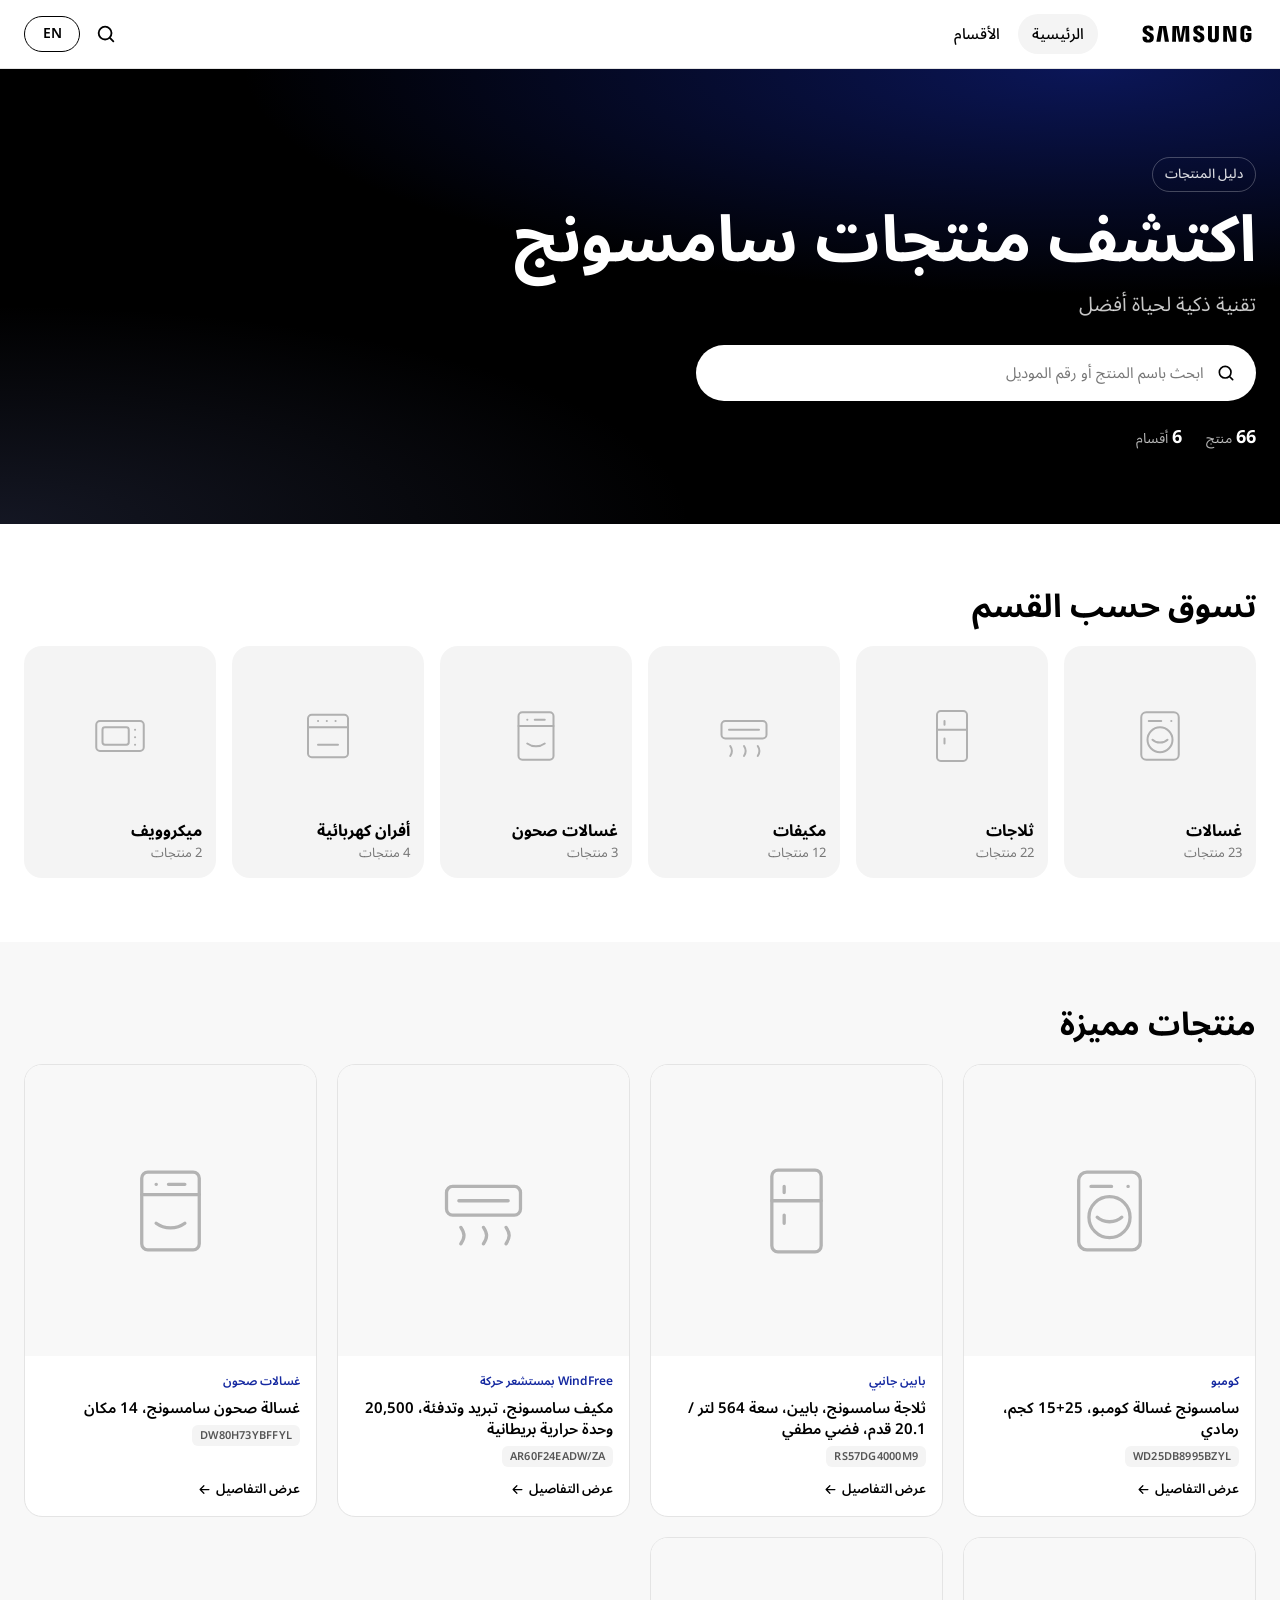
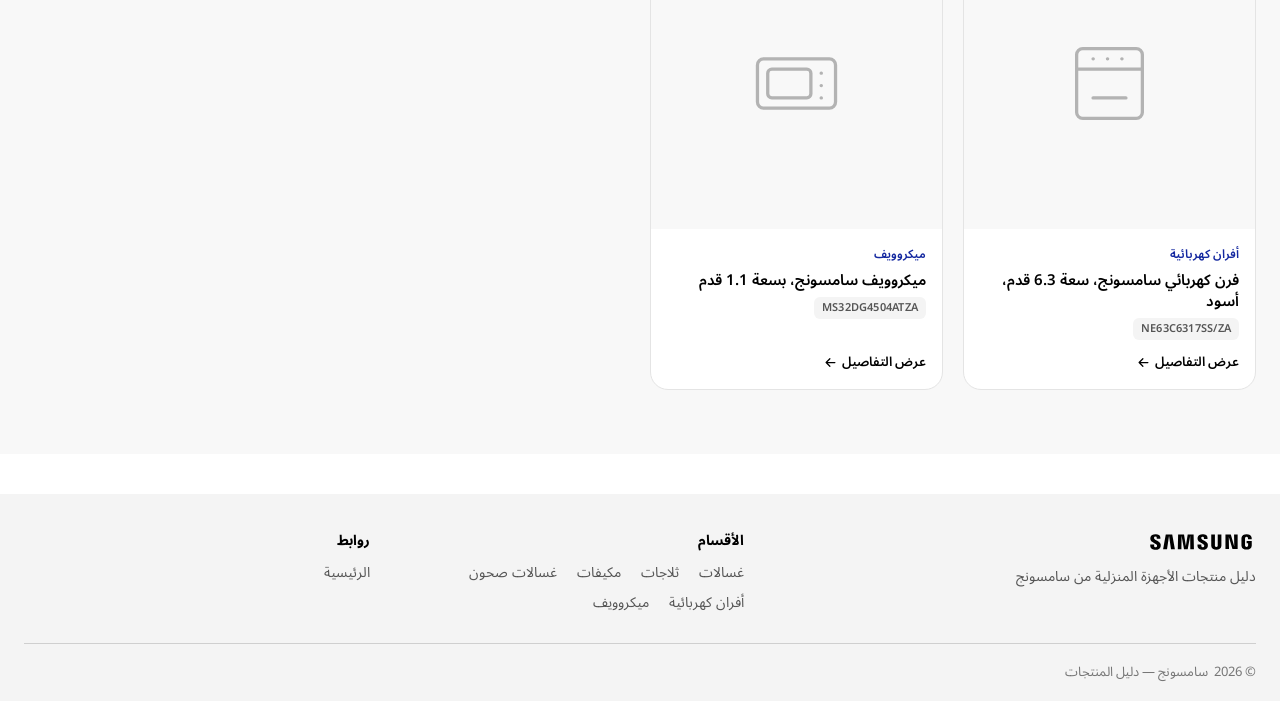
<file: index.html>
<!doctype html>
<html lang="ar" dir="rtl">
  <head>
    <meta charset="utf-8">
    <meta name="viewport" content="width=device-width, initial-scale=1, viewport-fit=cover">
    <meta name="theme-color" content="#000000">
    <title>سامسونج — دليل المنتجات</title>
    <link rel="icon" href="assets/favicon.svg" type="image/svg+xml">
    <link rel="stylesheet" href="assets/css/main.css">
  </head>
  <body data-page="home">
    <div id="site-header"></div>

    <main id="main">
      <section class="hero">
        <div class="container hero-inner">
          <span class="hero-eyebrow" data-ar="دليل المنتجات" data-en="Product Guide">دليل المنتجات</span>
          <h1 id="hero-title">اكتشف منتجات سامسونج</h1>
          <p id="hero-subtitle">تقنية ذكية لحياة أفضل</p>
          <button id="hero-search" class="hero-search" type="button" hidden>
            <svg class="ui-icon" viewBox="0 0 24 24" aria-hidden="true"><circle cx="11" cy="11" r="7"/><path d="m20 20-3.5-3.5"/></svg>
            <span data-ar="ابحث باسم المنتج أو رقم الموديل" data-en="Search by product name or model">ابحث باسم المنتج أو رقم الموديل</span>
          </button>
          <div id="hero-stats" class="hero-stats"></div>
        </div>
      </section>

      <section class="section" id="categories">
        <div class="container">
          <div class="section-head">
            <h2 data-ar="تسوق حسب القسم" data-en="Shop by category">تسوق حسب القسم</h2>
          </div>
          <div id="category-grid" class="category-grid" aria-live="polite"></div>
        </div>
      </section>

      <section class="section section-alt" id="featured-section" hidden>
        <div class="container">
          <div class="section-head">
            <h2 data-ar="منتجات مميزة" data-en="Featured products">منتجات مميزة</h2>
          </div>
          <div id="featured-grid" class="product-grid"></div>
        </div>
      </section>
    </main>

    <div id="site-footer"></div>

    <script src="assets/js/layout.js"></script>
    <script src="assets/js/lang.js"></script>
    <script src="assets/js/analytics.js"></script>
    <script src="assets/js/router.js"></script>
  </body>
</html>
</file>
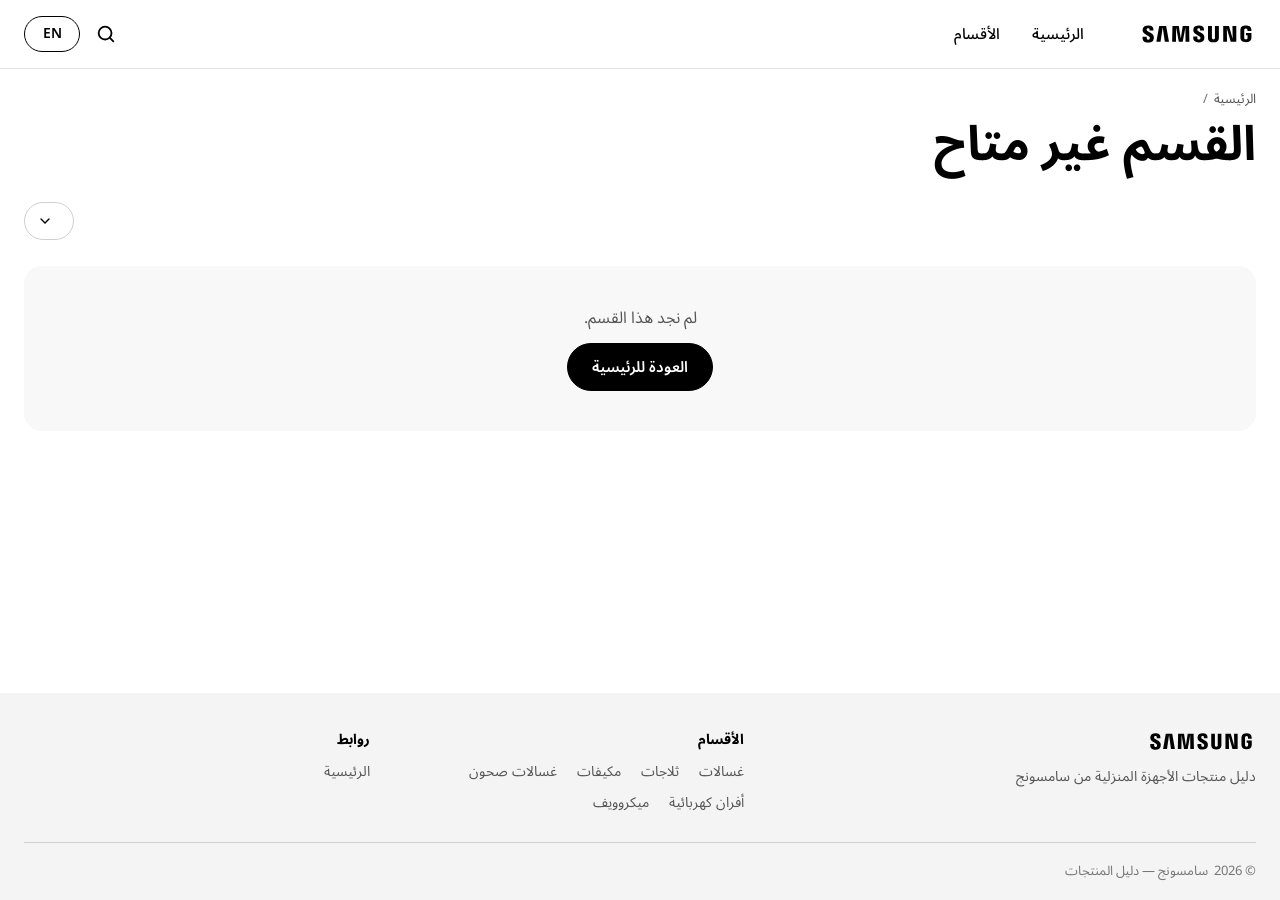
<file: category.html>
<!doctype html>
<html lang="ar" dir="rtl">
  <head>
    <meta charset="utf-8">
    <meta name="viewport" content="width=device-width, initial-scale=1, viewport-fit=cover">
    <meta name="theme-color" content="#000000">
    <title>القسم | Samsung</title>
    <link rel="icon" href="assets/favicon.svg" type="image/svg+xml">
    <link rel="stylesheet" href="assets/css/main.css">
  </head>
  <body data-page="category">
    <div id="site-header"></div>

    <main id="main" class="container page">
      <nav class="breadcrumb" aria-label="Breadcrumb">
        <a href="index.html" data-ar="الرئيسية" data-en="Home">الرئيسية</a>
        <span aria-hidden="true">/</span>
        <span id="category-crumb"></span>
      </nav>
      <div class="page-head">
        <h1 id="category-title" class="page-title">&nbsp;</h1>
        <p id="category-count" class="page-lead"></p>
      </div>
      <div id="category-toolbar" class="toolbar">
        <div id="subcategory-tabs" class="chip-scroller" aria-label="Subcategory filters"></div>
        <label class="sort-control">
          <span class="visually-hidden" data-ar="الترتيب" data-en="Sort">الترتيب</span>
          <select id="sort-select"></select>
        </label>
      </div>
      <section id="product-grid" class="product-grid" aria-live="polite"></section>
    </main>

    <div id="site-footer"></div>

    <script src="assets/js/layout.js"></script>
    <script src="assets/js/lang.js"></script>
    <script src="assets/js/analytics.js"></script>
    <script src="assets/js/router.js"></script>
  </body>
</html>
</file>
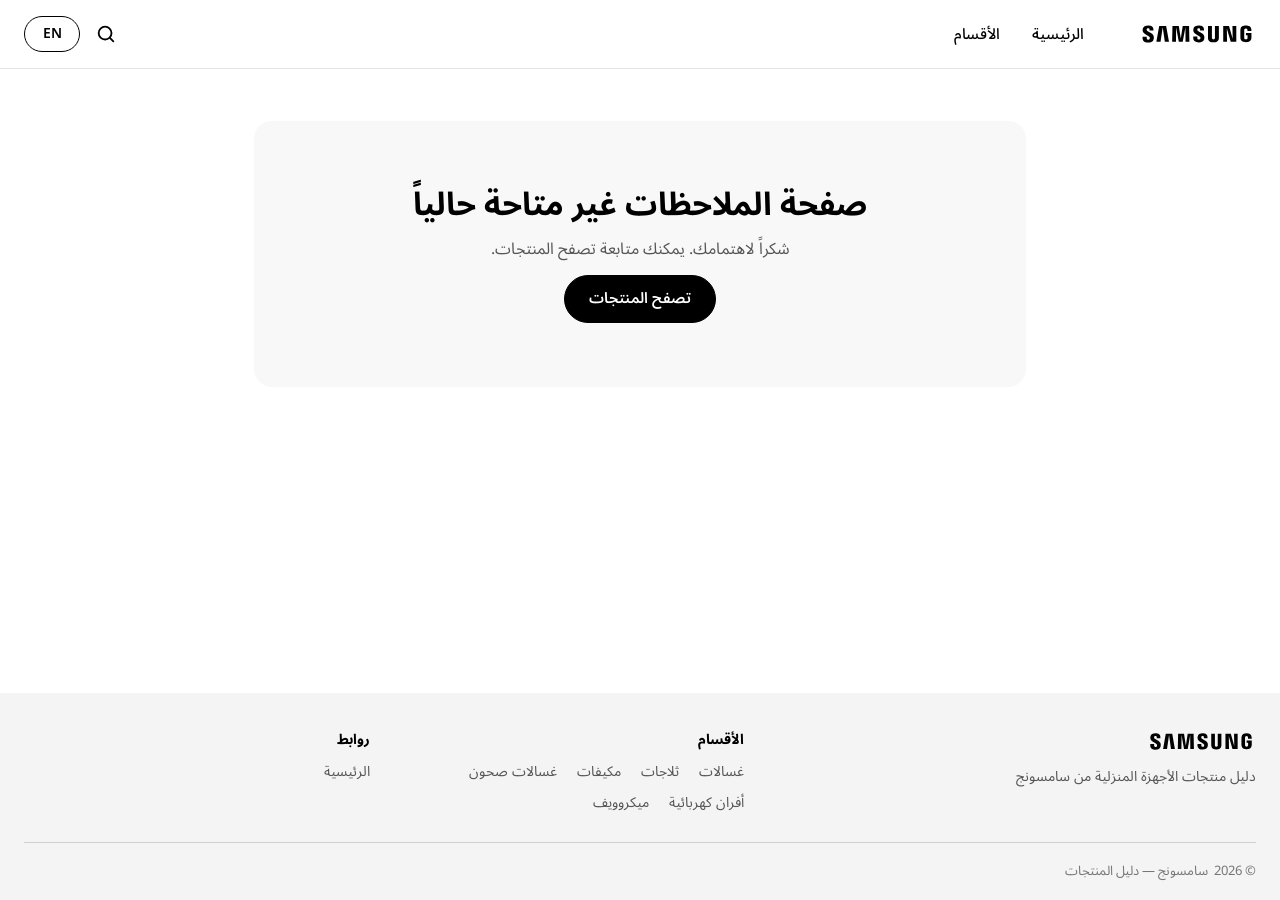
<file: feedback.html>
<!doctype html>
<html lang="ar" dir="rtl">
  <head>
    <meta charset="utf-8">
    <meta name="viewport" content="width=device-width, initial-scale=1, viewport-fit=cover">
    <meta name="theme-color" content="#000000">
    <title>آراؤكم تهمنا | Samsung</title>
    <link rel="icon" href="assets/favicon.svg" type="image/svg+xml">
    <link rel="stylesheet" href="assets/css/main.css">
  </head>
  <body data-page="feedback">
    <div id="site-header"></div>

    <main id="main" class="container page page-narrow">
      <div id="feedback-content"></div>
    </main>

    <div id="site-footer"></div>

    <script src="assets/js/layout.js"></script>
    <script src="assets/js/lang.js"></script>
    <script src="assets/js/analytics.js"></script>
    <script src="assets/js/router.js"></script>
  </body>
</html>
</file>
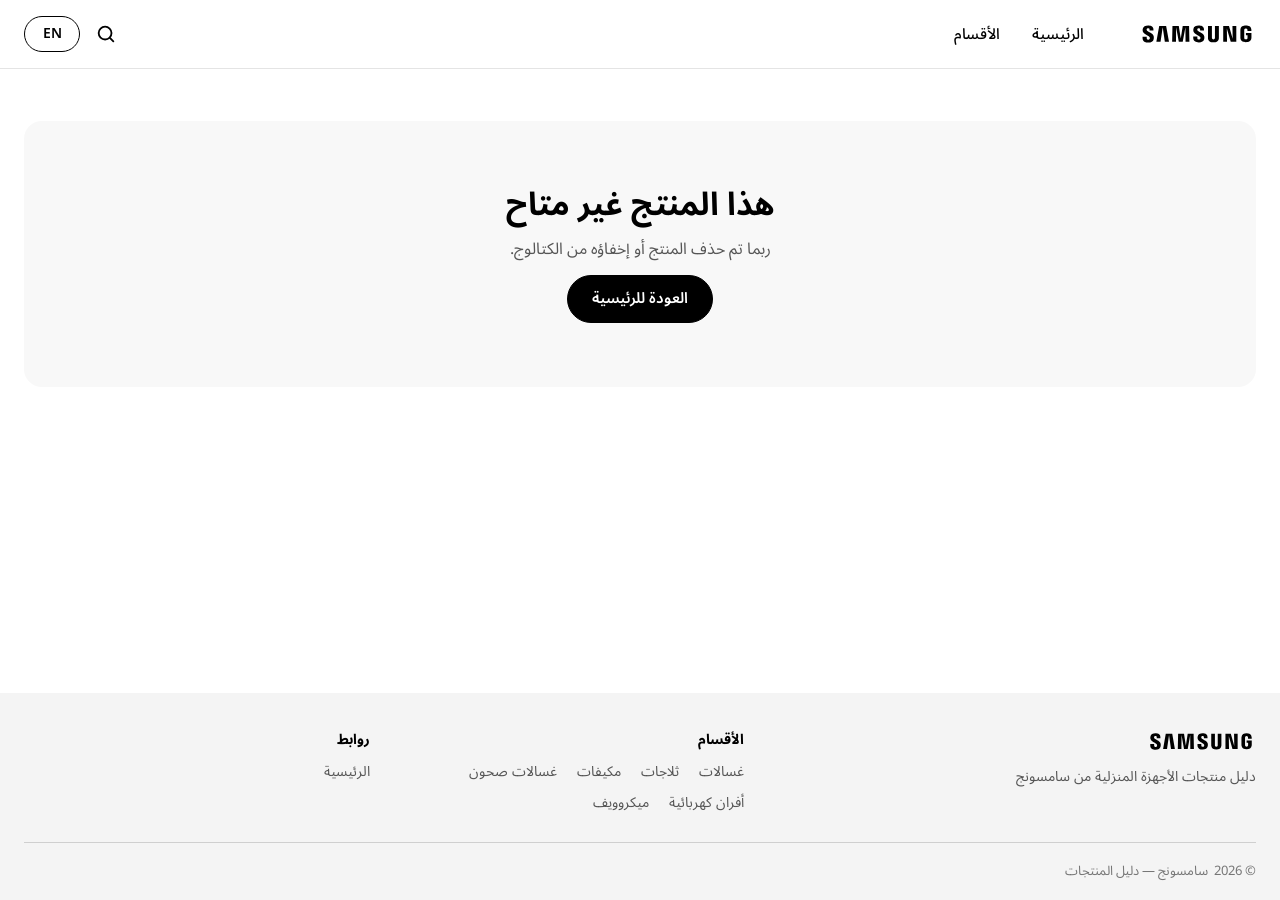
<file: product.html>
<!doctype html>
<html lang="ar" dir="rtl">
  <head>
    <meta charset="utf-8">
    <meta name="viewport" content="width=device-width, initial-scale=1, viewport-fit=cover">
    <meta name="theme-color" content="#000000">
    <title>المنتج | Samsung</title>
    <link rel="icon" href="assets/favicon.svg" type="image/svg+xml">
    <link rel="stylesheet" href="assets/css/main.css">
  </head>
  <body data-page="product">
    <div id="site-header"></div>

    <main id="main" class="container page">
      <div id="product-detail" aria-live="polite">
        <div class="product-hero is-skeleton"><div class="product-gallery"></div><div class="product-info"><span></span><span></span><span></span></div></div>
      </div>
    </main>
    <div id="product-actionbar" class="actionbar" hidden></div>

    <div id="site-footer"></div>

    <script src="assets/js/layout.js"></script>
    <script src="assets/js/lang.js"></script>
    <script src="assets/js/analytics.js"></script>
    <script src="assets/js/router.js"></script>
  </body>
</html>
</file>
<file: assets/css/main.css>
@import url("https://fonts.googleapis.com/css2?family=Noto+Sans+Arabic:wght@400;500;600;700;800&family=Outfit:wght@400;500;600;700;800&display=swap");

:root {
  --ink: #000000;
  --ink-2: #1d1d1f;
  --text-2: #555555;
  --text-3: #767676;
  --bg: #ffffff;
  --bg-soft: #f4f4f4;
  --bg-softer: #f8f8f8;
  --line: #e4e4e4;
  --line-strong: #cfcfcf;
  --brand: #1428a0;
  --brand-soft: #eef1fb;
  --success: #0a7c42;
  --danger: #c4221a;
  --radius-lg: 24px;
  --radius: 18px;
  --radius-sm: 12px;
  --shadow: 0 1px 2px rgba(0, 0, 0, 0.04), 0 6px 24px rgba(0, 0, 0, 0.06);
  --shadow-lg: 0 12px 40px rgba(0, 0, 0, 0.14);
  --ease: cubic-bezier(0.2, 0.7, 0.2, 1);
  --container: 1280px;
  --gutter: 16px;
  --header-h: 60px;
}

*,
*::before,
*::after {
  box-sizing: border-box;
}

html {
  -webkit-text-size-adjust: 100%;
  scroll-behavior: smooth;
  scroll-padding-top: calc(var(--header-h) + 12px);
}

body {
  margin: 0;
  min-height: 100vh;
  display: flex;
  flex-direction: column;
  background: var(--bg);
  color: var(--ink);
  font-family: "Outfit", "Noto Sans Arabic", system-ui, -apple-system, "Segoe UI", sans-serif;
  font-size: 16px;
  line-height: 1.6;
  -webkit-font-smoothing: antialiased;
  overflow-wrap: break-word;
}

html[lang="ar"] body {
  font-family: "Noto Sans Arabic", "Outfit", system-ui, sans-serif;
}

body.no-scroll {
  overflow: hidden;
}

main {
  flex: 1;
}

img {
  display: block;
  max-width: 100%;
}

a {
  color: inherit;
  text-decoration: none;
}

button,
input,
textarea,
select {
  font: inherit;
  color: inherit;
}

:focus-visible {
  outline: 2px solid var(--brand);
  outline-offset: 2px;
}

h1,
h2,
h3 {
  letter-spacing: -0.01em;
}

html[lang="ar"] h1,
html[lang="ar"] h2,
html[lang="ar"] h3 {
  letter-spacing: 0;
}

.container {
  width: 100%;
  max-width: var(--container);
  margin-inline: auto;
  padding-inline: var(--gutter);
}

.visually-hidden {
  position: absolute !important;
  width: 1px;
  height: 1px;
  overflow: hidden;
  clip: rect(0 0 0 0);
  white-space: nowrap;
}

.skip-link {
  position: absolute;
  inset-inline-start: 12px;
  top: -60px;
  z-index: 100;
  padding: 10px 16px;
  border-radius: 999px;
  background: var(--ink);
  color: #fff;
  font-weight: 600;
}

.skip-link:focus {
  top: 10px;
}

.ui-icon {
  width: 20px;
  height: 20px;
  flex: none;
  fill: none;
  stroke: currentColor;
  stroke-width: 2;
  stroke-linecap: round;
  stroke-linejoin: round;
}

html[dir="rtl"] .icon-flip {
  transform: scaleX(-1);
}

/* ---------- buttons & chips ---------- */

.button {
  display: inline-flex;
  align-items: center;
  justify-content: center;
  gap: 8px;
  min-height: 48px;
  padding: 0 24px;
  border: 1.5px solid var(--ink);
  border-radius: 999px;
  background: var(--ink);
  color: #fff;
  font-weight: 600;
  font-size: 15px;
  line-height: 1;
  white-space: nowrap;
  cursor: pointer;
  transition: background 0.2s var(--ease), color 0.2s var(--ease), transform 0.2s var(--ease);
}

.button:hover {
  background: #2b2b2b;
}

.button:active {
  transform: scale(0.98);
}

.button-secondary {
  background: transparent;
  color: var(--ink);
}

.button-secondary:hover {
  background: var(--ink);
  color: #fff;
}

.button-small {
  min-height: 40px;
  padding: 0 18px;
  font-size: 14px;
}

.icon-button {
  display: inline-grid;
  place-items: center;
  width: 44px;
  height: 44px;
  flex: none;
  border: 0;
  border-radius: 50%;
  background: transparent;
  cursor: pointer;
  transition: background 0.2s var(--ease);
}

.icon-button:hover {
  background: var(--bg-soft);
}

.icon-button svg {
  width: 22px;
  height: 22px;
  fill: none;
  stroke: currentColor;
  stroke-width: 2;
  stroke-linecap: round;
  stroke-linejoin: round;
}

.icon-button-sm {
  width: 34px;
  height: 34px;
}

.icon-button-sm svg {
  width: 17px;
  height: 17px;
}

.chip {
  display: inline-flex;
  align-items: center;
  gap: 6px;
  min-height: 38px;
  padding: 0 16px;
  border: 1px solid var(--line-strong);
  border-radius: 999px;
  background: #fff;
  font-size: 14px;
  font-weight: 500;
  white-space: nowrap;
  cursor: pointer;
  transition: border-color 0.2s var(--ease), background 0.2s var(--ease), color 0.2s var(--ease);
}

.chip:hover {
  border-color: var(--ink);
}

.chip span {
  color: var(--text-3);
  font-size: 12px;
}

.chip.is-active {
  border-color: var(--ink);
  background: var(--ink);
  color: #fff;
}

.chip.is-active span {
  color: rgba(255, 255, 255, 0.7);
}

.chip-soft {
  min-height: 30px;
  padding: 0 12px;
  border-color: transparent;
  background: var(--bg-soft);
  font-size: 13px;
}

.chip-row {
  display: flex;
  flex-wrap: wrap;
  gap: 8px;
}

.text-link {
  display: inline-flex;
  align-items: center;
  gap: 4px;
  font-weight: 600;
  font-size: 15px;
  text-decoration: underline;
  text-underline-offset: 4px;
}

.text-link .ui-icon {
  width: 16px;
  height: 16px;
}

/* ---------- header ---------- */

.site-header {
  position: sticky;
  top: 0;
  z-index: 40;
  background: rgba(255, 255, 255, 0.92);
  border-bottom: 1px solid var(--line);
  backdrop-filter: saturate(180%) blur(16px);
  -webkit-backdrop-filter: saturate(180%) blur(16px);
}

.header-inner {
  display: flex;
  align-items: center;
  gap: 16px;
  min-height: var(--header-h);
}

.logo {
  display: inline-flex;
  align-items: center;
  flex: none;
}

.logo img {
  width: 104px;
  height: auto;
}

.header-nav {
  display: none;
  gap: 4px;
  margin-inline-start: 24px;
}

.header-nav a {
  padding: 8px 14px;
  border-radius: 999px;
  font-size: 15px;
  font-weight: 500;
  transition: background 0.2s var(--ease);
}

.header-nav a:hover,
.header-nav a[aria-current="page"] {
  background: var(--bg-soft);
}

.header-actions {
  display: flex;
  align-items: center;
  gap: 4px;
  margin-inline-start: auto;
}

.lang-toggle {
  min-width: 56px;
  height: 36px;
  padding: 0 14px;
  border: 1.5px solid var(--ink);
  border-radius: 999px;
  background: #fff;
  font-weight: 600;
  font-size: 14px;
  cursor: pointer;
  transition: background 0.2s var(--ease), color 0.2s var(--ease);
}

.lang-toggle:hover {
  background: var(--ink);
  color: #fff;
}

/* ---------- search overlay ---------- */

.search-overlay {
  position: fixed;
  inset: 0;
  z-index: 60;
  display: flex;
  justify-content: center;
  align-items: flex-start;
  background: rgba(0, 0, 0, 0.45);
  animation: fade-in 0.2s var(--ease);
}

.search-overlay[hidden] {
  display: none;
}

.search-panel {
  display: flex;
  flex-direction: column;
  width: 100%;
  max-width: 720px;
  max-height: 100%;
  background: #fff;
  animation: slide-down 0.25s var(--ease);
}

.search-bar {
  display: flex;
  align-items: center;
  gap: 10px;
  padding: 10px 8px 10px 16px;
  border-bottom: 1px solid var(--line);
}

html[dir="rtl"] .search-bar {
  padding: 10px 16px 10px 8px;
}

.search-bar > svg {
  width: 22px;
  height: 22px;
  flex: none;
  fill: none;
  stroke: var(--text-2);
  stroke-width: 2;
  stroke-linecap: round;
}

.search-bar input {
  flex: 1;
  min-width: 0;
  height: 48px;
  border: 0;
  outline: 0;
  background: transparent;
  font-size: 17px;
}

.search-bar input::-webkit-search-cancel-button {
  display: none;
}

.search-results {
  overflow-y: auto;
  padding: 8px 8px 16px;
  overscroll-behavior: contain;
}

.search-hint,
.search-empty {
  margin: 8px 8px 12px;
  color: var(--text-3);
  font-size: 13px;
  font-weight: 500;
}

.search-empty {
  padding: 24px 0;
  font-size: 15px;
  text-align: center;
}

.search-chips {
  display: flex;
  flex-wrap: wrap;
  gap: 8px;
  padding: 0 8px;
}

.search-result,
.feedback-product {
  display: flex;
  align-items: center;
  gap: 12px;
  padding: 8px;
  border-radius: var(--radius-sm);
  transition: background 0.15s var(--ease);
}

.search-result:hover,
.search-result:focus-visible {
  background: var(--bg-soft);
}

.search-result > .ui-icon {
  color: var(--text-3);
  width: 18px;
}

.search-thumb {
  display: grid;
  place-items: center;
  width: 56px;
  height: 56px;
  flex: none;
  overflow: hidden;
  border-radius: 10px;
  background: var(--bg-soft);
}

.search-thumb img {
  width: 100%;
  height: 100%;
  object-fit: contain;
  padding: 4px;
  mix-blend-mode: multiply;
}

.search-text {
  display: grid;
  flex: 1;
  min-width: 0;
  gap: 2px;
}

.search-text strong {
  overflow: hidden;
  font-size: 15px;
  font-weight: 600;
  line-height: 1.35;
  display: -webkit-box;
  -webkit-line-clamp: 2;
  -webkit-box-orient: vertical;
}

.search-text span {
  color: var(--text-3);
  font-size: 13px;
  text-align: start;
}

/* ---------- hero ---------- */

.hero {
  position: relative;
  overflow: hidden;
  background:
    radial-gradient(120% 90% at 85% 0%, rgba(20, 40, 160, 0.55), transparent 55%),
    radial-gradient(90% 80% at 0% 100%, rgba(80, 90, 140, 0.25), transparent 60%),
    #000;
  color: #fff;
}

.hero-inner {
  display: grid;
  justify-items: start;
  gap: 14px;
  padding-block: 48px 40px;
}

.hero-eyebrow {
  padding: 6px 12px;
  border: 1px solid rgba(255, 255, 255, 0.25);
  border-radius: 999px;
  color: rgba(255, 255, 255, 0.85);
  font-size: 13px;
  font-weight: 500;
}

.hero h1 {
  max-width: 820px;
  margin: 0;
  font-size: clamp(32px, 8vw, 64px);
  font-weight: 700;
  line-height: 1.08;
}

.hero p {
  max-width: 560px;
  margin: 0;
  color: rgba(255, 255, 255, 0.78);
  font-size: clamp(16px, 2.5vw, 20px);
}

.hero-search {
  display: flex;
  align-items: center;
  gap: 12px;
  width: 100%;
  max-width: 560px;
  height: 56px;
  margin-top: 10px;
  padding: 0 20px;
  border: 0;
  border-radius: 999px;
  background: #fff;
  color: var(--text-3);
  font-size: 15px;
  text-align: start;
  cursor: text;
  box-shadow: 0 8px 30px rgba(0, 0, 0, 0.25);
}

.hero-search[hidden] {
  display: none;
}

.hero-search .ui-icon {
  color: var(--ink);
}

.hero-search span {
  overflow: hidden;
  text-overflow: ellipsis;
  white-space: nowrap;
}

.hero-stats {
  display: flex;
  flex-wrap: wrap;
  gap: 8px 24px;
  margin-top: 8px;
  color: rgba(255, 255, 255, 0.7);
  font-size: 14px;
}

.hero-stats b {
  color: #fff;
  font-size: 18px;
  font-weight: 700;
}

/* ---------- sections ---------- */

.section {
  padding-block: 40px;
}

.section-alt {
  background: var(--bg-softer);
}

.section-head {
  display: flex;
  align-items: flex-end;
  justify-content: space-between;
  gap: 16px;
  margin-bottom: 20px;
}

.section-head h2 {
  margin: 0;
  font-size: clamp(22px, 4vw, 32px);
  font-weight: 700;
  line-height: 1.2;
}

.page {
  padding-block: 20px 48px;
}

.page-narrow {
  max-width: 820px;
}

.page-head {
  margin: 8px 0 20px;
}

.page-title {
  margin: 0;
  font-size: clamp(28px, 6vw, 48px);
  font-weight: 700;
  line-height: 1.12;
}

.page-lead {
  margin: 6px 0 0;
  color: var(--text-2);
  font-size: 15px;
}

.breadcrumb {
  display: flex;
  flex-wrap: wrap;
  align-items: center;
  gap: 6px;
  color: var(--text-3);
  font-size: 13px;
}

.breadcrumb a {
  color: var(--text-2);
  transition: color 0.15s;
}

.breadcrumb a:hover {
  color: var(--ink);
  text-decoration: underline;
}

.breadcrumb > span:last-child {
  color: var(--ink);
  font-weight: 500;
}

/* ---------- category cards ---------- */

.category-grid {
  display: grid;
  grid-template-columns: repeat(2, minmax(0, 1fr));
  gap: 12px;
}

.category-card {
  position: relative;
  display: flex;
  flex-direction: column;
  overflow: hidden;
  border-radius: var(--radius);
  background: var(--bg-soft);
  transition: transform 0.3s var(--ease), box-shadow 0.3s var(--ease);
}

.category-card:hover {
  transform: translateY(-3px);
  box-shadow: var(--shadow);
}

.category-media {
  display: grid;
  place-items: center;
  aspect-ratio: 1 / 0.85;
  padding: 16px 16px 0;
}

.category-media img {
  width: 100%;
  height: 100%;
  object-fit: contain;
  mix-blend-mode: multiply;
  transition: transform 0.4s var(--ease);
}

.category-card:hover .category-media img {
  transform: scale(1.05);
}

.category-icon {
  display: grid;
  place-items: center;
  width: 64px;
  height: 64px;
  border-radius: 50%;
  background: #fff;
}

.category-icon svg {
  width: 36px;
  height: 36px;
}

.category-text {
  display: grid;
  gap: 2px;
  padding: 12px 14px 14px;
}

.category-name {
  font-size: 16px;
  font-weight: 700;
  line-height: 1.25;
}

.category-count {
  color: var(--text-3);
  font-size: 13px;
}

.category-arrow {
  display: none;
}

/* ---------- product cards ---------- */

.product-grid {
  display: grid;
  grid-template-columns: repeat(2, minmax(0, 1fr));
  gap: 12px;
}

.product-card {
  display: flex;
  flex-direction: column;
  overflow: hidden;
  border: 1px solid var(--line);
  border-radius: var(--radius);
  background: #fff;
  transition: box-shadow 0.3s var(--ease), border-color 0.3s var(--ease), transform 0.3s var(--ease);
}

.product-card:hover {
  border-color: transparent;
  box-shadow: var(--shadow-lg);
  transform: translateY(-3px);
}

.product-card-media {
  display: grid;
  place-items: center;
  aspect-ratio: 1 / 1;
  padding: 14px;
  background: var(--bg-softer);
}

.product-card-media img {
  width: 100%;
  height: 100%;
  object-fit: contain;
  mix-blend-mode: multiply;
  transition: transform 0.4s var(--ease);
}

.product-card:hover .product-card-media img {
  transform: scale(1.04);
}

.product-card-body {
  display: flex;
  flex: 1;
  flex-direction: column;
  gap: 6px;
  padding: 12px 12px 14px;
}

.eyebrow {
  color: var(--brand);
  font-size: 12px;
  font-weight: 600;
}

.product-card-title {
  margin: 0;
  overflow: hidden;
  font-size: 14px;
  font-weight: 600;
  line-height: 1.4;
  display: -webkit-box;
  -webkit-line-clamp: 3;
  -webkit-box-orient: vertical;
}

.model-tag {
  align-self: flex-start;
  padding: 2px 8px;
  border-radius: 6px;
  background: var(--bg-soft);
  color: var(--text-2);
  font-size: 11px;
  font-weight: 600;
  letter-spacing: 0.02em;
  overflow-wrap: anywhere;
}

.product-card-cta {
  display: inline-flex;
  align-items: center;
  gap: 4px;
  margin-top: auto;
  padding-top: 6px;
  font-size: 13px;
  font-weight: 600;
}

.product-card-cta .ui-icon {
  width: 15px;
  height: 15px;
  transition: transform 0.2s var(--ease);
}

.product-card:hover .product-card-cta .ui-icon {
  transform: translateX(3px);
}

html[dir="rtl"] .product-card:hover .product-card-cta .ui-icon {
  transform: scaleX(-1) translateX(3px);
}

.scroll-row {
  display: grid;
  grid-auto-flow: column;
  grid-auto-columns: 46%;
  gap: 12px;
  margin-inline: calc(var(--gutter) * -1);
  padding: 4px var(--gutter) 16px;
  overflow-x: auto;
  scroll-snap-type: x mandatory;
  scroll-padding-inline: var(--gutter);
  scrollbar-width: none;
}

.scroll-row::-webkit-scrollbar {
  display: none;
}

.scroll-row > * {
  scroll-snap-align: start;
}

/* skeletons */

.is-skeleton .product-card-media,
.is-skeleton .product-gallery,
.is-skeleton span {
  background: linear-gradient(90deg, #f1f1f1 25%, #e8e8e8 37%, #f1f1f1 63%);
  background-size: 400% 100%;
  animation: shimmer 1.4s ease infinite;
}

.product-card.is-skeleton .product-card-body span {
  display: block;
  height: 12px;
  border-radius: 6px;
}

.product-card.is-skeleton .product-card-body span:last-child {
  width: 60%;
}

.product-hero.is-skeleton .product-info span {
  display: block;
  height: 22px;
  margin-bottom: 14px;
  border-radius: 8px;
}

.product-hero.is-skeleton .product-gallery {
  aspect-ratio: 1 / 1;
}

/* ---------- category page ---------- */

.toolbar {
  position: sticky;
  top: var(--header-h);
  z-index: 20;
  display: flex;
  align-items: center;
  gap: 10px;
  margin: 0 calc(var(--gutter) * -1) 16px;
  padding: 10px var(--gutter);
  background: rgba(255, 255, 255, 0.95);
  backdrop-filter: blur(12px);
  -webkit-backdrop-filter: blur(12px);
}

.chip-scroller {
  display: flex;
  flex: 1;
  gap: 8px;
  min-width: 0;
  overflow-x: auto;
  scrollbar-width: none;
}

.chip-scroller::-webkit-scrollbar {
  display: none;
}

.chip-scroller[hidden] {
  display: none;
}

.sort-control {
  flex: none;
  margin-inline-start: auto;
}

.sort-control select {
  height: 38px;
  max-width: 150px;
  padding: 0 34px 0 14px;
  border: 1px solid var(--line-strong);
  border-radius: 999px;
  background: #fff url("data:image/svg+xml,%3Csvg xmlns='http://www.w3.org/2000/svg' viewBox='0 0 24 24' fill='none' stroke='%23000' stroke-width='2' stroke-linecap='round'%3E%3Cpath d='m6 9 6 6 6-6'/%3E%3C/svg%3E") no-repeat right 12px center / 16px;
  font-size: 14px;
  font-weight: 500;
  cursor: pointer;
  appearance: none;
}

html[dir="rtl"] .sort-control select {
  padding: 0 14px 0 34px;
  background-position: left 12px center;
}

/* ---------- product page ---------- */

.product-hero {
  display: grid;
  gap: 20px;
  margin-top: 14px;
}

.product-gallery {
  display: grid;
  place-items: center;
  overflow: hidden;
  aspect-ratio: 1 / 1;
  border-radius: var(--radius-lg);
  background: var(--bg-softer);
}

.product-hero-image {
  width: 100%;
  height: 100%;
  padding: 8%;
  object-fit: contain;
  mix-blend-mode: multiply;
}

.product-info {
  display: grid;
  align-content: start;
  gap: 14px;
}

.product-title {
  margin: 0;
  font-size: clamp(22px, 5vw, 34px);
  font-weight: 700;
  line-height: 1.25;
}

.model-row {
  display: flex;
  flex-wrap: wrap;
  align-items: center;
  gap: 8px;
  padding: 6px 6px 6px 14px;
  border-radius: 999px;
  background: var(--bg-soft);
  justify-self: start;
  font-size: 14px;
}

html[dir="rtl"] .model-row {
  padding: 6px 14px 6px 6px;
}

.model-label {
  color: var(--text-2);
}

.model-row b {
  font-weight: 700;
  letter-spacing: 0.02em;
}

.model-row .icon-button {
  background: #fff;
}

.product-description {
  margin: 0;
  color: var(--text-2);
  font-size: 16px;
  line-height: 1.7;
}

.key-features {
  display: grid;
  gap: 10px;
  margin: 0;
  padding: 16px 0 0;
  border-top: 1px solid var(--line);
  list-style: none;
}

.key-features li {
  display: flex;
  align-items: flex-start;
  gap: 10px;
  font-size: 15px;
  font-weight: 500;
}

.key-features .ui-icon {
  width: 22px;
  height: 22px;
  padding: 3px;
  border-radius: 50%;
  background: var(--ink);
  color: #fff;
  stroke-width: 3;
}

.product-actions {
  display: none;
  flex-wrap: wrap;
  gap: 10px;
  padding-top: 6px;
}

.product-actions .ui-icon {
  width: 18px;
  height: 18px;
}

.section-block {
  padding-top: 40px;
}

.highlight-grid {
  display: grid;
  gap: 12px;
}

.highlight-card {
  padding: 20px;
  border-radius: var(--radius);
  background: var(--bg-softer);
}

.highlight-index {
  display: block;
  margin-bottom: 10px;
  color: var(--brand);
  font-size: 13px;
  font-weight: 700;
}

.highlight-card h3 {
  margin: 0 0 6px;
  font-size: 17px;
  font-weight: 700;
  line-height: 1.35;
}

.highlight-card p {
  margin: 0;
  color: var(--text-2);
  font-size: 15px;
  white-space: pre-line;
}

.actionbar {
  position: sticky;
  bottom: 0;
  z-index: 30;
  display: flex;
  align-items: center;
  gap: 12px;
  padding: 10px var(--gutter) calc(10px + env(safe-area-inset-bottom));
  border-top: 1px solid var(--line);
  background: rgba(255, 255, 255, 0.96);
  backdrop-filter: blur(16px);
  -webkit-backdrop-filter: blur(16px);
}

.actionbar[hidden] {
  display: none;
}

.actionbar-info {
  display: grid;
  flex: 1;
  min-width: 0;
  line-height: 1.3;
}

.actionbar-info strong {
  overflow: hidden;
  font-size: 14px;
  text-overflow: ellipsis;
  white-space: nowrap;
}

.actionbar-info span {
  color: var(--text-3);
  font-size: 12px;
  text-align: start;
}

.actionbar-buttons {
  display: flex;
  align-items: center;
  gap: 6px;
}

.actionbar .icon-button {
  border: 1.5px solid var(--line-strong);
  width: 40px;
  height: 40px;
}

.actionbar .icon-button svg {
  width: 18px;
  height: 18px;
}

.toast {
  position: fixed;
  left: 50%;
  bottom: calc(84px + env(safe-area-inset-bottom));
  z-index: 70;
  padding: 12px 20px;
  border-radius: 999px;
  background: var(--ink);
  color: #fff;
  font-size: 14px;
  font-weight: 500;
  opacity: 0;
  pointer-events: none;
  transform: translate(-50%, 12px);
  transition: opacity 0.25s var(--ease), transform 0.25s var(--ease);
}

.toast.is-visible {
  opacity: 1;
  transform: translate(-50%, 0);
}

/* ---------- feedback ---------- */

.feedback-product {
  margin-bottom: 16px;
  border: 1px solid var(--line);
}

.feedback-card {
  overflow: hidden;
  border: 1px solid var(--line);
  border-radius: var(--radius);
  background: var(--bg-softer);
}

.feedback-frame {
  display: block;
  width: 100%;
  min-height: 900px;
  border: 0;
}

/* ---------- empty states ---------- */

.empty-state {
  grid-column: 1 / -1;
  display: grid;
  justify-items: center;
  gap: 12px;
  padding: 40px 20px;
  border-radius: var(--radius);
  background: var(--bg-softer);
  text-align: center;
}

.empty-state p {
  margin: 0;
  color: var(--text-2);
}

.empty-state h1 {
  margin: 0;
  font-size: clamp(22px, 5vw, 32px);
  line-height: 1.25;
}

.empty-state-large {
  margin: 32px 0;
  padding: 64px 20px;
}

.big-code {
  font-size: 72px;
  font-weight: 800;
  line-height: 1;
  letter-spacing: -0.04em;
}

/* ---------- footer ---------- */

.site-footer {
  margin-top: 40px;
  background: var(--bg-soft);
  font-size: 14px;
}

.footer-top {
  display: grid;
  gap: 28px;
  padding-block: 36px 28px;
}

.footer-brand img {
  width: 110px;
  height: auto;
}

.footer-brand p {
  margin: 12px 0 0;
  color: var(--text-2);
}

.footer-links h2 {
  margin: 0 0 10px;
  font-size: 14px;
  font-weight: 700;
}

.footer-links div {
  display: flex;
  flex-wrap: wrap;
  gap: 8px 20px;
}

.footer-links a {
  color: var(--text-2);
}

.footer-links a:hover {
  color: var(--ink);
  text-decoration: underline;
}

.footer-links a[hidden] {
  display: none;
}

.footer-bottom {
  display: flex;
  flex-wrap: wrap;
  gap: 6px;
  padding-block: 18px;
  border-top: 1px solid var(--line-strong);
  color: var(--text-3);
  font-size: 13px;
}

/* ---------- animations ---------- */

@keyframes shimmer {
  0% { background-position: 100% 50%; }
  100% { background-position: 0 50%; }
}

@keyframes fade-in {
  from { opacity: 0; }
}

@keyframes slide-down {
  from { opacity: 0; transform: translateY(-12px); }
}

@media (prefers-reduced-motion: reduce) {
  *,
  *::before,
  *::after {
    animation: none !important;
    transition: none !important;
  }
}

/* ---------- breakpoints ---------- */

@media (min-width: 600px) {
  :root {
    --gutter: 24px;
  }

  .category-grid {
    grid-template-columns: repeat(3, minmax(0, 1fr));
    gap: 16px;
  }

  .product-grid {
    grid-template-columns: repeat(3, minmax(0, 1fr));
    gap: 16px;
  }

  .product-card-body {
    padding: 16px;
  }

  .product-card-title {
    font-size: 15px;
  }

  .scroll-row {
    grid-auto-columns: 30%;
    gap: 16px;
  }

  .highlight-grid {
    grid-template-columns: repeat(2, minmax(0, 1fr));
  }

  .search-overlay {
    padding: 72px 16px 16px;
  }

  .search-panel {
    max-height: calc(100vh - 120px);
    border-radius: var(--radius);
    box-shadow: var(--shadow-lg);
  }

  .footer-top {
    grid-template-columns: 1.4fr 1fr 1fr;
  }
}

@media (min-width: 900px) {
  :root {
    --header-h: 68px;
  }

  .header-nav {
    display: flex;
  }

  .logo img {
    width: 118px;
  }

  .hero-inner {
    padding-block: 88px 72px;
  }

  .section {
    padding-block: 64px;
  }

  .category-grid {
    grid-template-columns: repeat(6, minmax(0, 1fr));
  }

  .product-grid {
    grid-template-columns: repeat(4, minmax(0, 1fr));
    gap: 20px;
  }

  .scroll-row {
    grid-auto-columns: calc((100% - 60px) / 4);
    gap: 20px;
    margin-inline: 0;
    padding-inline: 0;
  }

  .toolbar {
    position: static;
    margin-inline: 0;
    padding-inline: 0;
    background: transparent;
    backdrop-filter: none;
  }

  .product-hero {
    grid-template-columns: minmax(0, 1.05fr) minmax(0, 1fr);
    gap: 48px;
    align-items: start;
    margin-top: 20px;
  }

  .product-gallery {
    position: sticky;
    top: calc(var(--header-h) + 20px);
  }

  .product-info {
    gap: 18px;
    padding-top: 12px;
  }

  .product-actions {
    display: flex;
  }

  .actionbar {
    display: none;
  }

  .highlight-grid {
    grid-template-columns: repeat(3, minmax(0, 1fr));
    gap: 16px;
  }

  .highlight-card {
    padding: 24px;
  }
}
</file>
